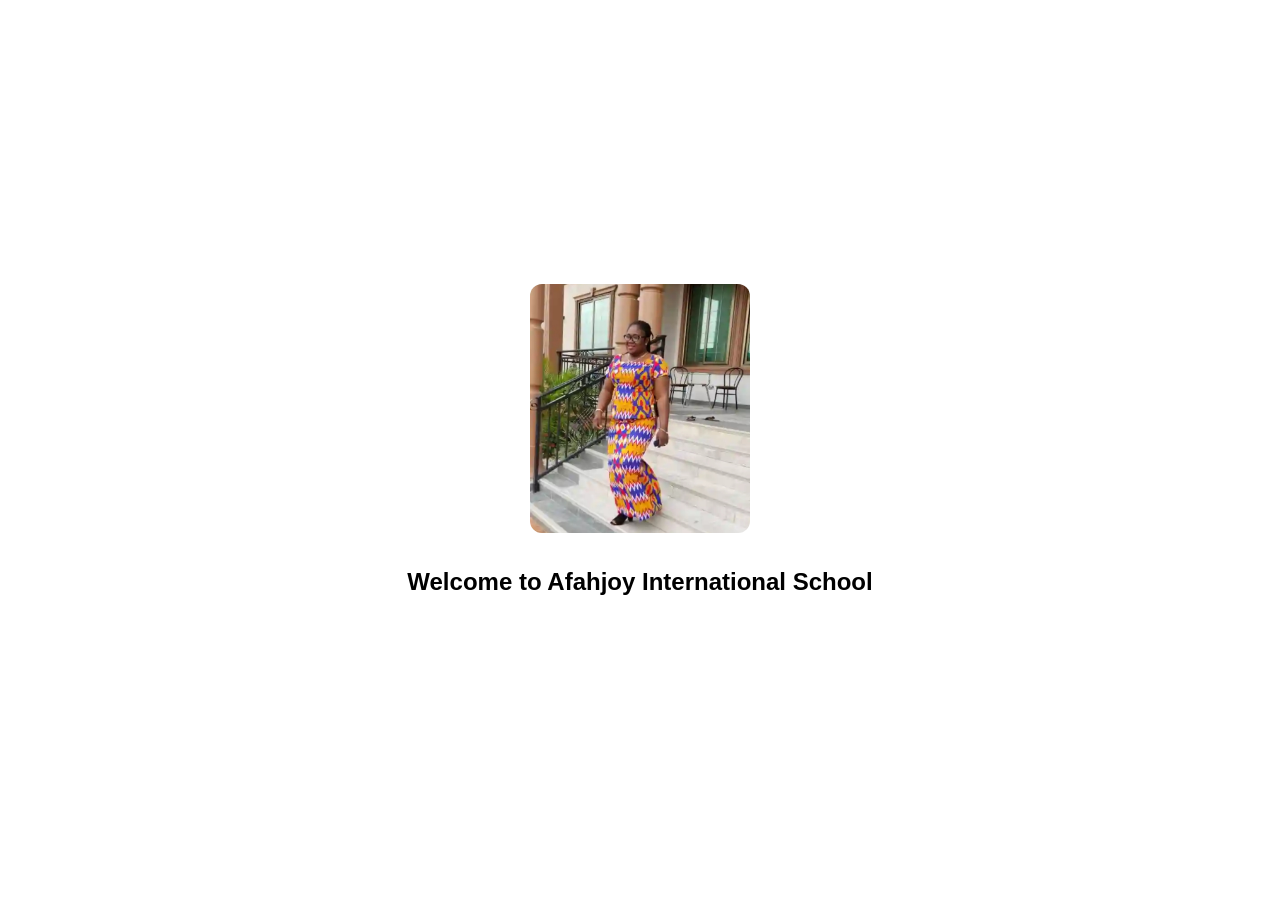
<file: about.html>
<!DOCTYPE html>
<html lang="en">
<head>
<meta charset="UTF-8">
<meta name="viewport" content="width=device-width, initial-scale=1.0">

<title>About | Afahjoy International School</title>

<style>

body{
margin:0;
font-family:Arial, sans-serif;
background:#e5e5e5;
text-align:center;
}

/* SPLASH */

#splash{
position:fixed;
width:100%;
height:100vh;
background:white;
display:flex;
align-items:center;
justify-content:center;
flex-direction:column;
z-index:9999;
transition:opacity 1s;
}

#splash img{
width:220px;
height:auto;
border-radius:12px;
margin-bottom:15px;
}

/* MAIN CONTENT */

#mainContent{
display:none;
}

/* COUNT UP */

.counter-section{
padding:80px 20px;
background:#e5e5e5;
}

.counter{
font-size:70px;
font-weight:bold;
color:#1c3d7a;
}

.label{
font-size:22px;
margin-top:10px;
}

/* MOTTO */

.motto{
background:#fff200;
padding:60px 20px;
}

.motto h2{
color:#777;
font-size:32px;
margin-bottom:20px;
}

.motto p{
font-size:28px;
font-weight:bold;
}

/* MISSION */

.mission{
background:url('mission-bg.jpg') center/cover no-repeat;
position:relative;
color:white;
padding:80px 20px;
}

.mission::before{
content:"";
position:absolute;
top:0;
left:0;
width:100%;
height:100%;
background:rgba(0,0,0,0.65);
}

.mission-content{
position:relative;
max-width:800px;
margin:auto;
}

.mission h2{
font-size:36px;
margin-bottom:20px;
letter-spacing:2px;
}

.mission p{
font-size:22px;
line-height:1.7;
font-weight:600;
}

/* VISION */

.vision{
background:#e5e5e5;
padding:80px 20px;
}

.vision h2{
font-size:36px;
margin-bottom:20px;
letter-spacing:2px;
}

.vision p{
font-size:22px;
line-height:1.7;
font-weight:600;
max-width:800px;
margin:auto;
}

</style>
</head>

<body>

<!-- SPLASH SCREEN -->

<div id="splash">

<img src="ceo.png" alt="Principal">

<h2>Welcome to Afahjoy International School</h2>

</div>


<!-- MAIN PAGE -->

<div id="mainContent">

<!-- COUNT UP -->

<div class="counter-section">

<div id="studentCounter" class="counter">0</div>
<div class="label">Students</div>

</div>


<!-- MOTTO -->

<div class="motto">

<h2>Our Motto</h2>

<p>"Service to God and country"</p>

</div>


<!-- MISSION -->

<div class="mission">

<div class="mission-content">

<h2>OUR MISSION</h2>

<p>
Our Mission is to expose students to an enriched teaching and learning
environment which promotes knowledge, Christian values and service
to the country.
</p>

</div>

</div>


<!-- VISION -->

<div class="vision">

<h2>OUR VISION</h2>

<p>
Our Vision is to raise leaders of tomorrow who will be part of the
solution to our nation's developmental challenges.
</p>

</div>

</div>


<script>

setTimeout(function(){

document.getElementById("splash").style.opacity="0";

setTimeout(function(){

document.getElementById("splash").style.display="none";
document.getElementById("mainContent").style.display="block";

startCounter();

},1000);

},3000);


function startCounter(){

let count = 1;
let target = 1060;

let counter = document.getElementById("studentCounter");

let interval = setInterval(function(){

counter.innerText = count;

count++;

if(count > target){
clearInterval(interval);
}

},2);

}

</script>

</body>
</html>
</file>
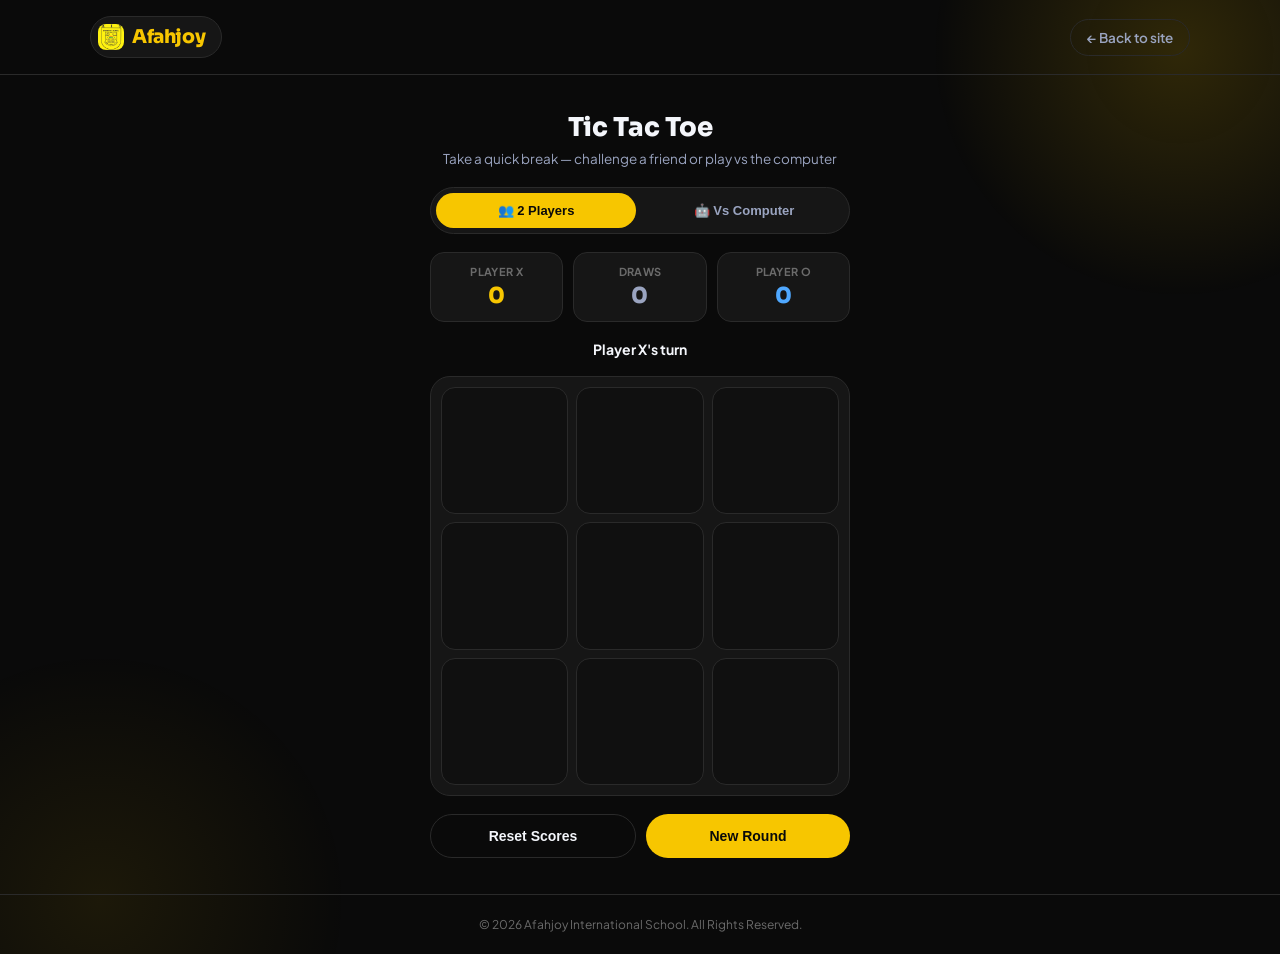
<file: game.html>
<!DOCTYPE html>
<html lang="en">
<head>
<meta charset="UTF-8">
<meta name="viewport" content="width=device-width, initial-scale=1.0">
<title>Tic Tac Toe | Afahjoy International School</title>
<link rel="icon" type="image/png" href="1772741208119.png">
<link rel="preconnect" href="https://fonts.googleapis.com">
<link href="https://fonts.googleapis.com/css2?family=Plus+Jakarta+Sans:wght@400;500;600;700;800&family=Sora:wght@600;700;800&display=swap" rel="stylesheet">
<style>
  :root{
    --bg: #0a0a0a;
    --card: #161616;
    --card-2: #101010;
    --border: #2a2a2a;
    --yellow: #f7c600;
    --black-2: #1a1a1a;
    --text: #f4f6fb;
    --text-dim: #9aa4c0;
    --text-faint: #6b6b6b;
    --blue-o: #4fa8ff;
  }
  *{margin:0;padding:0;box-sizing:border-box;}
  body{
    background:var(--bg); color:var(--text); font-family:'Plus Jakarta Sans', sans-serif;
    min-height:100vh; display:flex; flex-direction:column; overflow-x:hidden;
  }
  h1,.brand{font-family:'Sora', sans-serif;}
  a{color:inherit;text-decoration:none;}
  img{max-width:100%;display:block;}

  body::before{
    content:"";position:fixed;top:-200px;right:-150px;width:500px;height:500px;
    background:radial-gradient(circle, rgba(247,198,0,0.16), transparent 70%);z-index:-1;
  }
  body::after{
    content:"";position:fixed;bottom:-250px;left:-150px;width:500px;height:500px;
    background:radial-gradient(circle, rgba(247,198,0,0.08), transparent 70%);z-index:-1;
  }

  header{padding:16px; border-bottom:1px solid var(--border);}
  .nav-inner{max-width:1100px;margin:0 auto;display:flex;align-items:center;justify-content:space-between;}
  .brand{display:flex;align-items:center;gap:8px;font-weight:800;font-size:19px;letter-spacing:-0.02em;color:var(--yellow);
    background:var(--card);border:1px solid var(--border);padding:7px 16px 7px 7px;border-radius:999px;}
  .brand-logo{width:26px;height:26px;border-radius:8px;object-fit:cover;}
  .back-link{font-size:13.5px;font-weight:600;color:var(--text-dim);padding:9px 16px;border-radius:999px;border:1px solid var(--border);}
  .back-link:hover{color:var(--text);border-color:var(--yellow);}

  main{flex:1; display:flex; align-items:center; justify-content:center; padding:36px 16px;}
  .game-shell{width:100%; max-width:420px;}

  .game-head{text-align:center; margin-bottom:20px;}
  .game-head h1{font-size:26px; font-weight:800;}
  .game-head p{color:var(--text-dim); font-size:13.5px; margin-top:6px;}

  .mode-tabs{
    display:grid; grid-template-columns:1fr 1fr; gap:8px;
    background:var(--card); border:1px solid var(--border); border-radius:999px; padding:5px; margin-bottom:18px;
  }
  .mode-tab{
    border:none; background:transparent; color:var(--text-dim); font-weight:700; font-size:13px;
    padding:10px 6px; border-radius:999px; cursor:pointer; transition:.2s;
  }
  .mode-tab.active{background:var(--yellow); color:#0a0a0a;}

  .scoreboard{
    display:grid; grid-template-columns:1fr 1fr 1fr; gap:10px; margin-bottom:18px;
  }
  .score-card{
    background:var(--card); border:1px solid var(--border); border-radius:14px; padding:12px 8px; text-align:center;
  }
  .score-card.active-turn{border-color:var(--yellow);}
  .score-card .label{font-size:11px; font-weight:700; color:var(--text-faint); text-transform:uppercase; letter-spacing:.03em;}
  .score-card .value{font-family:'Sora',sans-serif; font-size:22px; font-weight:800; margin-top:4px;}
  .score-card.x .value{color:var(--yellow);}
  .score-card.o .value{color:var(--blue-o);}
  .score-card.draw .value{color:var(--text-dim);}

  .status-bar{
    text-align:center; font-size:14px; font-weight:700; margin-bottom:16px; min-height:20px; color:var(--text);
  }
  .status-bar.win{color:var(--yellow);}

  .board{
    display:grid; grid-template-columns:repeat(3,1fr); gap:8px;
    background:var(--card); border:1px solid var(--border); border-radius:20px; padding:10px;
    aspect-ratio:1/1;
  }
  .cell{
    background:var(--card-2); border:1px solid var(--border); border-radius:14px;
    display:flex; align-items:center; justify-content:center;
    font-family:'Sora',sans-serif; font-size:clamp(28px,8vw,44px); font-weight:800;
    cursor:pointer; user-select:none; transition:.15s;
  }
  .cell:hover:not(.taken){border-color:var(--yellow); background:#1c1c1c;}
  .cell.taken{cursor:default;}
  .cell.x{color:var(--yellow);}
  .cell.o{color:var(--blue-o);}
  .cell.win-cell{background:rgba(247,198,0,0.14); border-color:var(--yellow);}

  .controls{display:flex; gap:10px; margin-top:18px;}
  .btn{
    flex:1; display:inline-flex; align-items:center; justify-content:center; gap:8px;
    font-weight:700; font-size:14px; padding:13px 16px; border-radius:999px; border:none; cursor:pointer;
  }
  .btn-primary{background:var(--yellow); color:#0a0a0a;}
  .btn-primary:hover{background:#ffd633;}
  .btn-ghost{background:transparent; color:var(--text); border:1px solid var(--border);}
  .btn-ghost:hover{border-color:var(--yellow);}

  footer{text-align:center; padding:22px 16px; color:var(--text-faint); font-size:12px; border-top:1px solid var(--border);}
</style>
</head>
<body>

<header>
  <div class="nav-inner">
    <a href="index.html" class="brand"><img src="1772741208119.png" alt="Afahjoy International School logo" class="brand-logo">Afahjoy</a>
    <a href="index.html" class="back-link">← Back to site</a>
  </div>
</header>

<main>
  <div class="game-shell">
    <div class="game-head">
      <h1>Tic Tac Toe</h1>
      <p>Take a quick break — challenge a friend or play vs the computer</p>
    </div>

    <div class="mode-tabs">
      <button class="mode-tab active" data-mode="pvp">👥 2 Players</button>
      <button class="mode-tab" data-mode="cpu">🤖 Vs Computer</button>
    </div>

    <div class="scoreboard">
      <div class="score-card x" id="scoreXCard">
        <div class="label">Player X</div>
        <div class="value" id="scoreX">0</div>
      </div>
      <div class="score-card draw">
        <div class="label">Draws</div>
        <div class="value" id="scoreDraw">0</div>
      </div>
      <div class="score-card o" id="scoreOCard">
        <div class="label" id="scoreOLabel">Player O</div>
        <div class="value" id="scoreO">0</div>
      </div>
    </div>

    <div class="status-bar" id="statusBar">Player X's turn</div>

    <div class="board" id="board"></div>

    <div class="controls">
      <button class="btn btn-ghost" id="resetScoresBtn">Reset Scores</button>
      <button class="btn btn-primary" id="newRoundBtn">New Round</button>
    </div>
  </div>
</main>

<footer>© 2026 Afahjoy International School. All Rights Reserved.</footer>

<script>
  const boardEl = document.getElementById('board');
  const statusBar = document.getElementById('statusBar');
  const scoreXEl = document.getElementById('scoreX');
  const scoreOEl = document.getElementById('scoreO');
  const scoreDrawEl = document.getElementById('scoreDraw');
  const scoreXCard = document.getElementById('scoreXCard');
  const scoreOCard = document.getElementById('scoreOCard');
  const scoreOLabel = document.getElementById('scoreOLabel');
  const modeTabs = document.querySelectorAll('.mode-tab');

  let board = Array(9).fill(null);
  let current = 'X';
  let gameOver = false;
  let mode = 'pvp'; // 'pvp' or 'cpu'
  let scores = { X: 0, O: 0, draw: 0 };

  const WIN_LINES = [
    [0,1,2],[3,4,5],[6,7,8],
    [0,3,6],[1,4,7],[2,5,8],
    [0,4,8],[2,4,6]
  ];

  function renderBoard(){
    boardEl.innerHTML = '';
    board.forEach((val, i) => {
      const cell = document.createElement('div');
      cell.className = 'cell' + (val ? ' taken ' + val.toLowerCase() : '');
      cell.textContent = val || '';
      cell.dataset.index = i;
      cell.addEventListener('click', () => handleMove(i));
      boardEl.appendChild(cell);
    });
  }

  function handleMove(i){
    if (gameOver || board[i]) return;
    if (mode === 'cpu' && current === 'O') return; // block manual O clicks in CPU mode

    board[i] = current;
    renderBoard();

    const result = checkWinner();
    if (result){
      finishRound(result);
      return;
    }

    current = current === 'X' ? 'O' : 'X';
    updateStatus();

    if (mode === 'cpu' && current === 'O' && !gameOver){
      setTimeout(cpuMove, 400);
    }
  }

  function cpuMove(){
    if (gameOver) return;
    const empty = board.map((v,i) => v ? null : i).filter(v => v !== null);
    if (!empty.length) return;

    // Try to win
    let move = findBestCpuMove('O') ?? findBestCpuMove('X') ?? empty[Math.floor(Math.random()*empty.length)];
    board[move] = 'O';
    renderBoard();

    const result = checkWinner();
    if (result){
      finishRound(result);
      return;
    }
    current = 'X';
    updateStatus();
  }

  function findBestCpuMove(sym){
    for (const line of WIN_LINES){
      const vals = line.map(i => board[i]);
      const symCount = vals.filter(v => v === sym).length;
      const emptyIdx = line.filter(i => !board[i]);
      if (symCount === 2 && emptyIdx.length === 1) return emptyIdx[0];
    }
    return null;
  }

  function checkWinner(){
    for (const line of WIN_LINES){
      const [a,b,c] = line;
      if (board[a] && board[a] === board[b] && board[b] === board[c]){
        return { winner: board[a], line };
      }
    }
    if (board.every(v => v)) return { winner: 'draw' };
    return null;
  }

  function finishRound(result){
    gameOver = true;
    if (result.winner === 'draw'){
      scores.draw++;
      statusBar.textContent = "It's a draw!";
      statusBar.classList.remove('win');
    } else {
      scores[result.winner]++;
      statusBar.textContent = (mode === 'cpu' && result.winner === 'O' ? 'Computer' : 'Player ' + result.winner) + ' wins!';
      statusBar.classList.add('win');
      result.line.forEach(i => {
        boardEl.children[i].classList.add('win-cell');
      });
    }
    updateScoreboard();
  }

  function updateStatus(){
    if (gameOver) return;
    const label = mode === 'cpu' && current === 'O' ? "Computer's turn" : "Player " + current + "'s turn";
    statusBar.textContent = label;
    statusBar.classList.remove('win');
  }

  function updateScoreboard(){
    scoreXEl.textContent = scores.X;
    scoreOEl.textContent = scores.O;
    scoreDrawEl.textContent = scores.draw;
  }

  function newRound(){
    board = Array(9).fill(null);
    current = 'X';
    gameOver = false;
    renderBoard();
    updateStatus();
  }

  function resetScores(){
    scores = { X: 0, O: 0, draw: 0 };
    updateScoreboard();
    newRound();
  }

  modeTabs.forEach(tab => {
    tab.addEventListener('click', () => {
      modeTabs.forEach(t => t.classList.remove('active'));
      tab.classList.add('active');
      mode = tab.dataset.mode;
      scoreOLabel.textContent = mode === 'cpu' ? 'Computer' : 'Player O';
      resetScores();
    });
  });

  document.getElementById('newRoundBtn').addEventListener('click', newRound);
  document.getElementById('resetScoresBtn').addEventListener('click', resetScores);

  renderBoard();
  updateStatus();
</script>

</body>
  </html>
</file>
